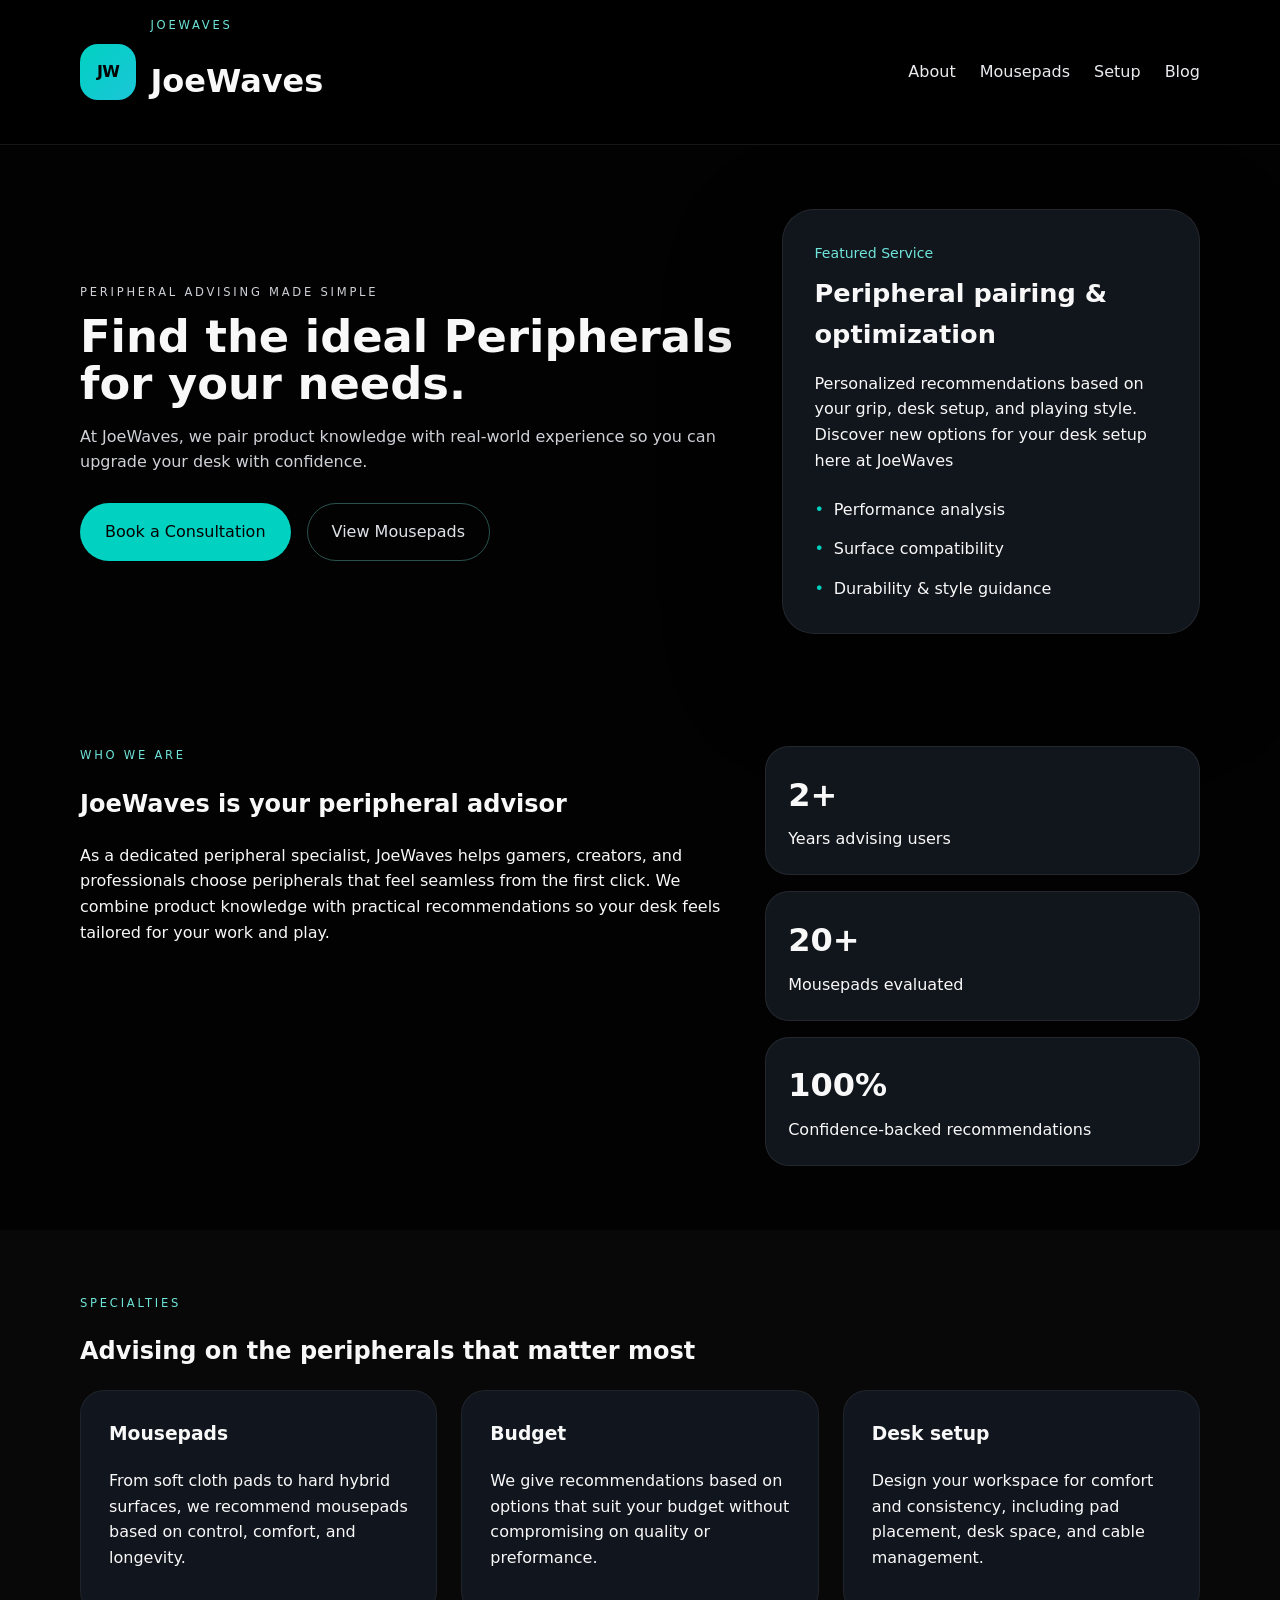
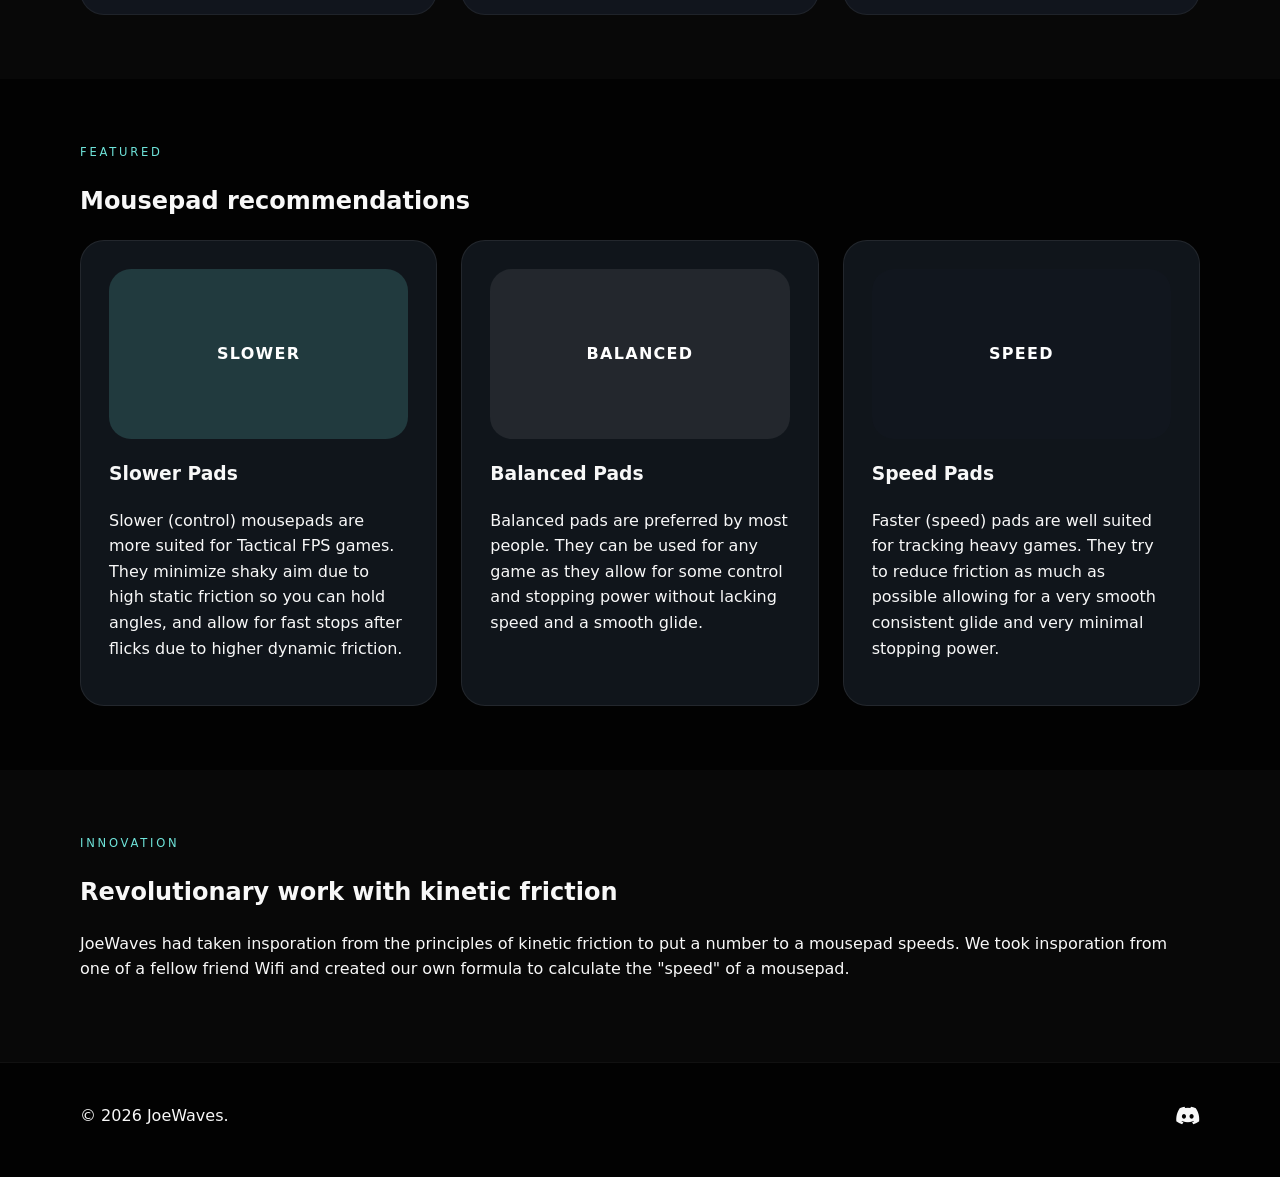
<file: index.html>
<!DOCTYPE html>
<html lang="en">
<head>
  <meta charset="UTF-8" />
  <meta name="viewport" content="width=device-width, initial-scale=1.0" />
  <title>JoeWaves</title>
  <meta name="description" content="Joe Waves is a peripheral advisor" />
  <link
  rel="stylesheet"
  href="https://cdnjs.cloudflare.com/ajax/libs/font-awesome/6.7.2/css/all.min.css"
/>
  <link rel="stylesheet" href="style.css" />
</head>
<body>
  <header class="site-header">
    <div class="container header-inner">
      <div class="brand">
        <div class="logo-mark">JW</div>
        <div>
          <p class="eyebrow">JoeWaves</p>
          <h1>JoeWaves</h1>
        </div>
      </div>
      <nav class="site-nav">
        <a href="#about">About</a>
        <a href="#mousepads">Mousepads</a>
        <a href="setup.html">Setup</a>
        <a href="https://blog.joewaves.com">Blog</a>
      </nav>
    </div>
  </header>

  <main>
    <section class="hero">
      <div class="container hero-grid">
        <div class="hero-copy">
          <p class="eyebrow">Peripheral advising made simple</p>
          <h2>Find the ideal Peripherals for your needs.</h2>
          <p>At JoeWaves, we pair product knowledge with real-world experience so you can upgrade your desk with confidence.</p>
          <div class="hero-actions">
            <a class="button button-primary" href="#contact">Book a Consultation</a>
            <a class="button button-secondary" href="#mousepads">View Mousepads</a>
          </div>
        </div>
        <div class="hero-card">
          <div class="card-top">
            <span>Featured Service</span>
            <h3>Peripheral pairing & optimization</h3>
          </div>
          <p>Personalized recommendations based on your grip, desk setup, and playing style. Discover new options for your desk setup here at JoeWaves</p>
          <ul class="info-list">
            <li>Performance analysis</li>
            <li>Surface compatibility</li>
            <li>Durability & style guidance</li>
          </ul>
        </div>
      </div>
    </section>

    <section id="about" class="section section-light">
      <div class="container section-grid">
        <div>
          <p class="eyebrow">Who we are</p>
          <h2>JoeWaves is your peripheral advisor</h2>
          <p>As a dedicated peripheral specialist, JoeWaves helps gamers, creators, and professionals choose peripherals that feel seamless from the first click. We combine product knowledge with practical recommendations so your desk feels tailored for your work and play.</p>
        </div>
        <div class="stats-grid">
          <div class="stat-card">
            <strong>2+</strong>
            <span>Years advising users</span>
          </div>
          <div class="stat-card">
            <strong>20+</strong>
            <span>Mousepads evaluated</span>
          </div>
          <div class="stat-card">
            <strong>100%</strong>
            <span>Confidence-backed recommendations</span>
          </div>
        </div>
      </div>
    </section>

    <section id="specialties" class="section section-dark">
      <div class="container">
        <p class="eyebrow">Specialties</p>
        <h2>Advising on the peripherals that matter most</h2>
        <div class="features-grid">
          <article class="feature-card">
            <h3>Mousepads</h3>
            <p>From soft cloth pads to hard hybrid surfaces, we recommend mousepads based on control, comfort, and longevity.</p>
          </article>
          <article class="feature-card">
            <h3>Budget</h3>
            <p>We give recommendations based on options that suit your budget without compromising on quality or preformance.</p>
          </article>
          <article class="feature-card">
            <h3>Desk setup</h3>
            <p>Design your workspace for comfort and consistency, including pad placement, desk space, and cable management.</p>
          </article>
        </div>
      </div>
    </section>

    <section id="mousepads" class="section">
      <div class="container">
        <p class="eyebrow">Featured</p>
        <h2>Mousepad recommendations</h2>
        <div class="products-grid">
          <article class="product-card">
            <div class="product-image product-image-soft">Slower</div>
            <h3>Slower Pads</h3>
            <p>Slower (control) mousepads are more suited for Tactical FPS games. They minimize shaky aim due to high static friction so you can hold angles, and allow for fast stops after flicks due to higher dynamic friction. 
</p>
          </article>
          <article class="product-card">
            <div class="product-image product-image-hard">Balanced</div>
            <h3>Balanced Pads</h3>
            <p>Balanced pads are preferred by most people. They can be used for any game as they allow for some control and stopping power without lacking speed and a smooth glide.	
</p>
          </article>
          <article class="product-card">
            <div class="product-image product-image-luxury">Speed</div>
            <h3>Speed Pads</h3>
            <p>Faster (speed) pads are well suited for tracking heavy games. They try to reduce friction as much as possible allowing for a very smooth consistent glide and very minimal stopping power. 
</p>
          </article>
        </div>
      </div>
    </section>

    <section class="section section-dark" id="kinetic-friction">
      <div class="container">
        <p class="eyebrow">Innovation</p>
        <h2>Revolutionary work with kinetic friction</h2>
        <p>JoeWaves had taken insporation from the principles of kinetic friction to put a number to a mousepad speeds. We took insporation from one of a fellow friend Wifi and created our own formula to calculate the "speed" of a mousepad.
        </p>
      </div>
    </section>

  </main>

  <footer class="site-footer">
    <div class="container footer-inner">
      <p>© 2026 JoeWaves.</p>
    <a href="https://discord.com/users/1365777371340214383" target="_blank">
        <i class="fa-brands fa-discord fa-lg"></i>
    </a>
    </div>
  </footer>
</body>
</html>
</file>
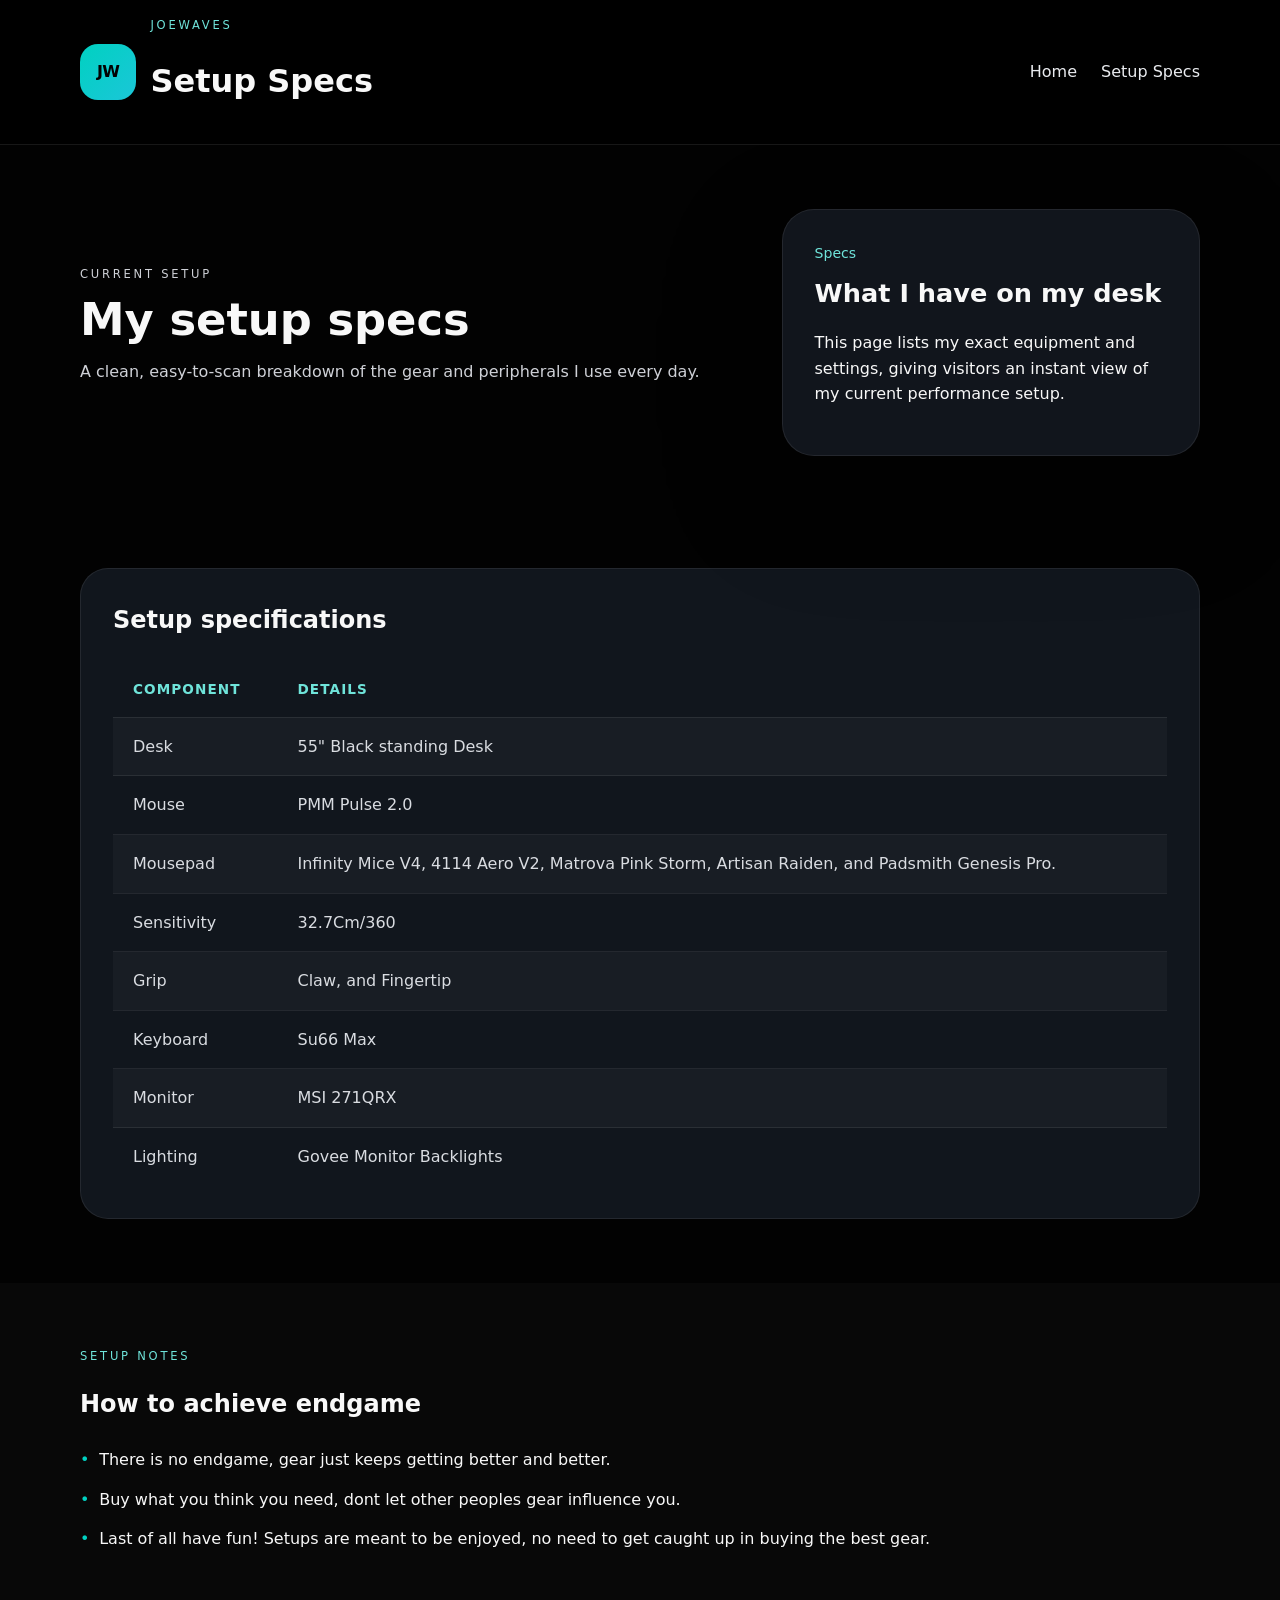
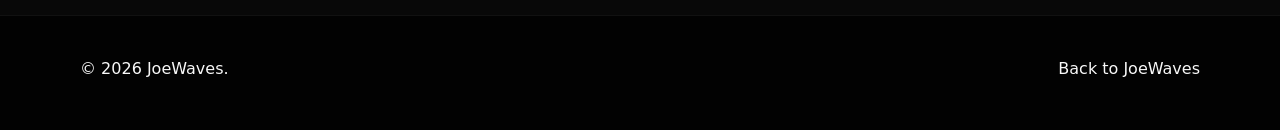
<file: setup.html>
<!DOCTYPE html>
<html lang="en">
<head>
  <meta charset="UTF-8" />
  <meta name="viewport" content="width=device-width, initial-scale=1.0" />
  <title>JoeWaves</title>
  <meta name="description" content="JoeWaves setup specs page with desk, mouse, and mousepad recommendations for optimal performance." />
  <link rel="stylesheet" href="style.css" />
</head>
<body>
  <header class="site-header">
    <div class="container header-inner">
      <div class="brand">
        <div class="logo-mark">JW</div>
        <div>
          <p class="eyebrow">JoeWaves</p>
          <h1>Setup Specs</h1>
        </div>
      </div>
      <nav class="site-nav">
        <a href="index.html">Home</a>
        <a href="setup.html">Setup Specs</a>
      </nav>
    </div>
  </header>

  <main>
    <section class="hero">
      <div class="container hero-grid">
        <div class="hero-copy">
          <p class="eyebrow">Current setup</p>
          <h2>My setup specs</h2>
          <p>A clean, easy-to-scan breakdown of the gear and peripherals I use every day.</p>
        </div>
        <div class="hero-card">
          <div class="card-top">
            <span>Specs</span>
            <h3>What I have on my desk</h3>
          </div>
          <p>This page lists my exact equipment and settings, giving visitors an instant view of my current performance setup.</p>
        </div>
      </div>
    </section>

    <section class="section section-light">
      <div class="container">
        <div class="spec-card">
          <h2>Setup specifications</h2>
          <table class="spec-table">
            <tr>
              <th>Component</th>
              <th>Details</th>
            </tr>
            <tr>
              <td>Desk</td>
              <td>55" Black standing Desk</td>
            </tr>
            <tr>
              <td>Mouse</td>
              <td>PMM Pulse 2.0</td>
            </tr>
            <tr>
              <td>Mousepad</td>
              <td>Infinity Mice V4, 4114 Aero V2, Matrova Pink Storm, Artisan Raiden, and Padsmith Genesis Pro.</td>
            </tr>
            <tr>
              <td>Sensitivity</td>
              <td>32.7Cm/360</td>
            </tr>
            <tr>
              <td>Grip</td>
              <td>Claw, and Fingertip</td>
            </tr>
            <tr>
              <td>Keyboard</td>
              <td>Su66 Max</td>
            </tr>
            <tr>
              <td>Monitor</td>
              <td>MSI 271QRX</td>
            </tr>
            <tr>
              <td>Lighting</td>
              <td>Govee Monitor Backlights</td>
            </tr>
          </table>
        </div>
      </div>
    </section>

    <section class="section section-dark">
      <div class="container">
        <p class="eyebrow">Setup notes</p>
        <h2>How to achieve endgame</h2>
        <ul class="info-list">
          <li>There is no endgame, gear just keeps getting better and better.</li>
          <li>Buy what you think you need, dont let other peoples gear influence you.</li>
          <li>Last of all have fun! Setups are meant to be enjoyed, no need to get caught up in buying the best gear.</li>
        </ul>
      </div>
    </section>
  </main>

  <footer class="site-footer">
    <div class="container footer-inner">
      <p>© 2026 JoeWaves.</p>
      <p><a href="index.html">Back to JoeWaves</a></p>
    </div>
  </footer>
</body>
</html
</file>
<file: style.css>
:root {
  color-scheme: dark;
  font-family: Inter, system-ui, -apple-system, BlinkMacSystemFont, "Segoe UI", sans-serif;
  background: #020202;
  color: #f8f8f8;
  line-height: 1.6;
}

* {
  box-sizing: border-box;
}

body {
  margin: 0;
  min-height: 100vh;
}

img {
  max-width: 100%;
  display: block;
}

a {
  color: inherit;
  text-decoration: none;
}

button,
input,
textarea {
  font: inherit;
}

.container {
  width: min(1120px, calc(100% - 2rem));
  margin: 0 auto;
}

.site-header {
  position: sticky;
  top: 0;
  z-index: 20;
  background: rgba(0, 0, 0, 0.95);
  border-bottom: 1px solid rgba(255, 255, 255, 0.09);
}

.header-inner {
  display: flex;
  align-items: center;
  justify-content: space-between;
  gap: 1rem;
  padding: 1rem 0;
}

.brand {
  display: flex;
  align-items: center;
  gap: 0.9rem;
}

.logo-mark {
  width: 56px;
  height: 56px;
  border-radius: 18px;
  background: linear-gradient(135deg, #00d1c1 0%, #1bc6d8 100%);
  display: grid;
  place-items: center;
  font-weight: 800;
  color: #020202;
  letter-spacing: -0.05em;
}

.eyebrow {
  text-transform: uppercase;
  letter-spacing: 0.24em;
  font-size: 0.72rem;
  color: #6fe4da;
  margin: 0 0 0.75rem;
}

.site-nav {
  display: flex;
  gap: 1.5rem;
  flex-wrap: wrap;
}

.site-nav a {
  color: #e9ebef;
  transition: color 0.2s ease;
}

.site-nav a:hover {
  color: #6fe4da;
}

.hero {
  padding: 4rem 0 3rem;
}

.hero-grid {
  display: grid;
  grid-template-columns: 1.6fr 1fr;
  gap: 2rem;
  align-items: center;
}

.hero-copy h2 {
  font-size: clamp(2.2rem, 3.5vw, 3.6rem);
  margin: 0;
  line-height: 1.05;
}

.hero-copy p {
  max-width: 42rem;
  color: #cfd1d7;
}

.hero-actions {
  display: flex;
  flex-wrap: wrap;
  gap: 1rem;
  margin-top: 1.75rem;
}

.button {
  display: inline-flex;
  align-items: center;
  justify-content: center;
  padding: 0.95rem 1.5rem;
  border-radius: 999px;
  border: 1px solid transparent;
  cursor: pointer;
  transition: transform 0.2s ease, background-color 0.2s ease, border-color 0.2s ease;
}

.button:hover {
  transform: translateY(-1px);
}

.button-primary {
  background: #00d1c1;
  color: #020202;
}

.button-secondary {
  background: transparent;
  border-color: rgba(111, 228, 218, 0.35);
  color: #dfe3e8;
}

.hero-card {
  padding: 2rem;
  border-radius: 32px;
  background: rgba(18, 23, 30, 0.95);
  border: 1px solid rgba(255, 255, 255, 0.08);
  box-shadow: 0 40px 120px rgba(0, 0, 0, 0.30);
}

.card-top {
  display: flex;
  flex-direction: column;
  gap: 0.5rem;
}

.card-top span {
  font-size: 0.88rem;
  color: #6fe4da;
}

.card-top h3 {
  margin: 0;
  font-size: 1.6rem;
}

.info-list {
  list-style: none;
  padding: 0;
  margin: 1.5rem 0 0;
  display: grid;
  gap: 0.85rem;
}

.info-list li {
  padding-left: 1.2rem;
  position: relative;
}

.info-list li::before {
  content: "•";
  position: absolute;
  left: 0;
  color: #00d1c1;
}

.section {
  padding: 4rem 0;
}

.section-light {
  background: #020202;
}

.section-dark {
  background: #080808;
}

.section-grid {
  display: grid;
  grid-template-columns: 1.5fr 1fr;
  gap: 2rem;
  align-items: start;
}

.stats-grid {
  display: grid;
  gap: 1rem;
}

.stat-card {
  padding: 1.4rem;
  border: 1px solid rgba(255, 255, 255, 0.08);
  border-radius: 24px;
  background: rgba(19, 24, 31, 0.92);
}

.stat-card strong {
  display: block;
  font-size: 2rem;
  margin-bottom: 0.35rem;
}

.features-grid,
.products-grid,
.contact-grid,
.blog-grid {
  display: grid;
  gap: 1.5rem;
}

.features-grid,
.blog-grid {
  grid-template-columns: repeat(3, minmax(0, 1fr));
}

.feature-card,
.blog-card {
  padding: 1.75rem;
  border-radius: 24px;
  background: rgba(18, 23, 31, 0.95);
  border: 1px solid rgba(255, 255, 255, 0.06);
}

.blog-card {
  min-height: 180px;
}

.blog-card-content h3 {
  margin-top: 0;
}

.blog-card .meta {
  margin-top: 0.85rem;
  color: #96d9cf;
  font-size: 0.95rem;
}

.feature-card h3 {
  margin-top: 0;
}

.products-grid {
  grid-template-columns: repeat(3, minmax(0, 1fr));
}

.product-card {
  padding: 1.75rem;
  border-radius: 24px;
  background: rgba(17, 22, 29, 0.96);
  border: 1px solid rgba(255, 255, 255, 0.08);
}

.product-image {
  display: grid;
  place-items: center;
  height: 170px;
  border-radius: 22px;
  margin-bottom: 1.25rem;
  color: #ffffff;
  font-weight: 700;
  text-transform: uppercase;
  letter-spacing: 0.08em;
}

.product-image-soft {
  background: rgba(111, 228, 218, 0.18);
}

.product-image-hard {
  background: rgba(255, 255, 255, 0.08);
}

.product-image-luxury {
  background: rgba(18, 23, 31, 0.85);
}

.spec-card {
  padding: 2rem;
  border-radius: 28px;
  background: rgba(18, 23, 31, 0.96);
  border: 1px solid rgba(255, 255, 255, 0.08);
}

.spec-card h2 {
  margin-top: 0;
  margin-bottom: 1.5rem;
}

.spec-table {
  width: 100%;
  border-collapse: collapse;
  text-align: left;
}

.spec-table th,
.spec-table td {
  padding: 1rem 1.25rem;
  border-bottom: 1px solid rgba(255, 255, 255, 0.08);
}

.spec-table th {
  color: #6fe4da;
  text-transform: uppercase;
  letter-spacing: 0.08em;
  font-size: 0.85rem;
}

.spec-table tr:nth-child(2n) {
  background: rgba(255, 255, 255, 0.03);
}

.spec-table tr:last-child td {
  border-bottom: none;
}

.spec-table td {
  color: #d9dce1;
}

.contact-section {
  background: rgba(0, 0, 0, 0.98);
}

.contact-grid {
  grid-template-columns: 1fr 1fr;
  align-items: start;
}

.contact-details {
  list-style: none;
  padding: 0;
  margin: 1.5rem 0 0;
  display: grid;
  gap: 0.85rem;
}

.contact-details li {
  color: #d8dae0;
}

.contact-form {
  display: grid;
  gap: 1rem;
  padding: 1.75rem;
  border-radius: 28px;
  background: rgba(14, 18, 25, 0.95);
  border: 1px solid rgba(255, 255, 255, 0.06);
}

.contact-form label {
  font-size: 0.95rem;
  color: #e5e7eb;
}

.contact-form input,
.contact-form textarea {
  width: 100%;
  padding: 0.95rem 1rem;
  border: 1px solid rgba(255, 255, 255, 0.12);
  border-radius: 16px;
  background: rgba(10, 14, 20, 0.95);
  color: #f4f6f8;
}

.contact-form input:focus,
.contact-form textarea:focus {
  outline: 2px solid rgba(111, 228, 218, 0.45);
  outline-offset: 2px;
}

.site-footer {
  padding: 1.5rem 0 2rem;
  border-top: 1px solid rgba(255, 255, 255, 0.06);
}

.footer-inner {
  display: flex;
  align-items: center;
  justify-content: space-between;
  gap: 1rem;
  flex-wrap: wrap;
}

@media (max-width: 960px) {
  .hero-grid,
  .section-grid,
  .features-grid,
  .products-grid,
  .contact-grid {
    grid-template-columns: 1fr;
  }

  .site-nav {
    justify-content: flex-start;
  }
}

@media (max-width: 640px) {
  .header-inner {
    flex-direction: column;
    align-items: flex-start;
  }

  .hero {
    padding-top: 3rem;
  }

  .button {
    width: 100%;
  }
}
</file>
